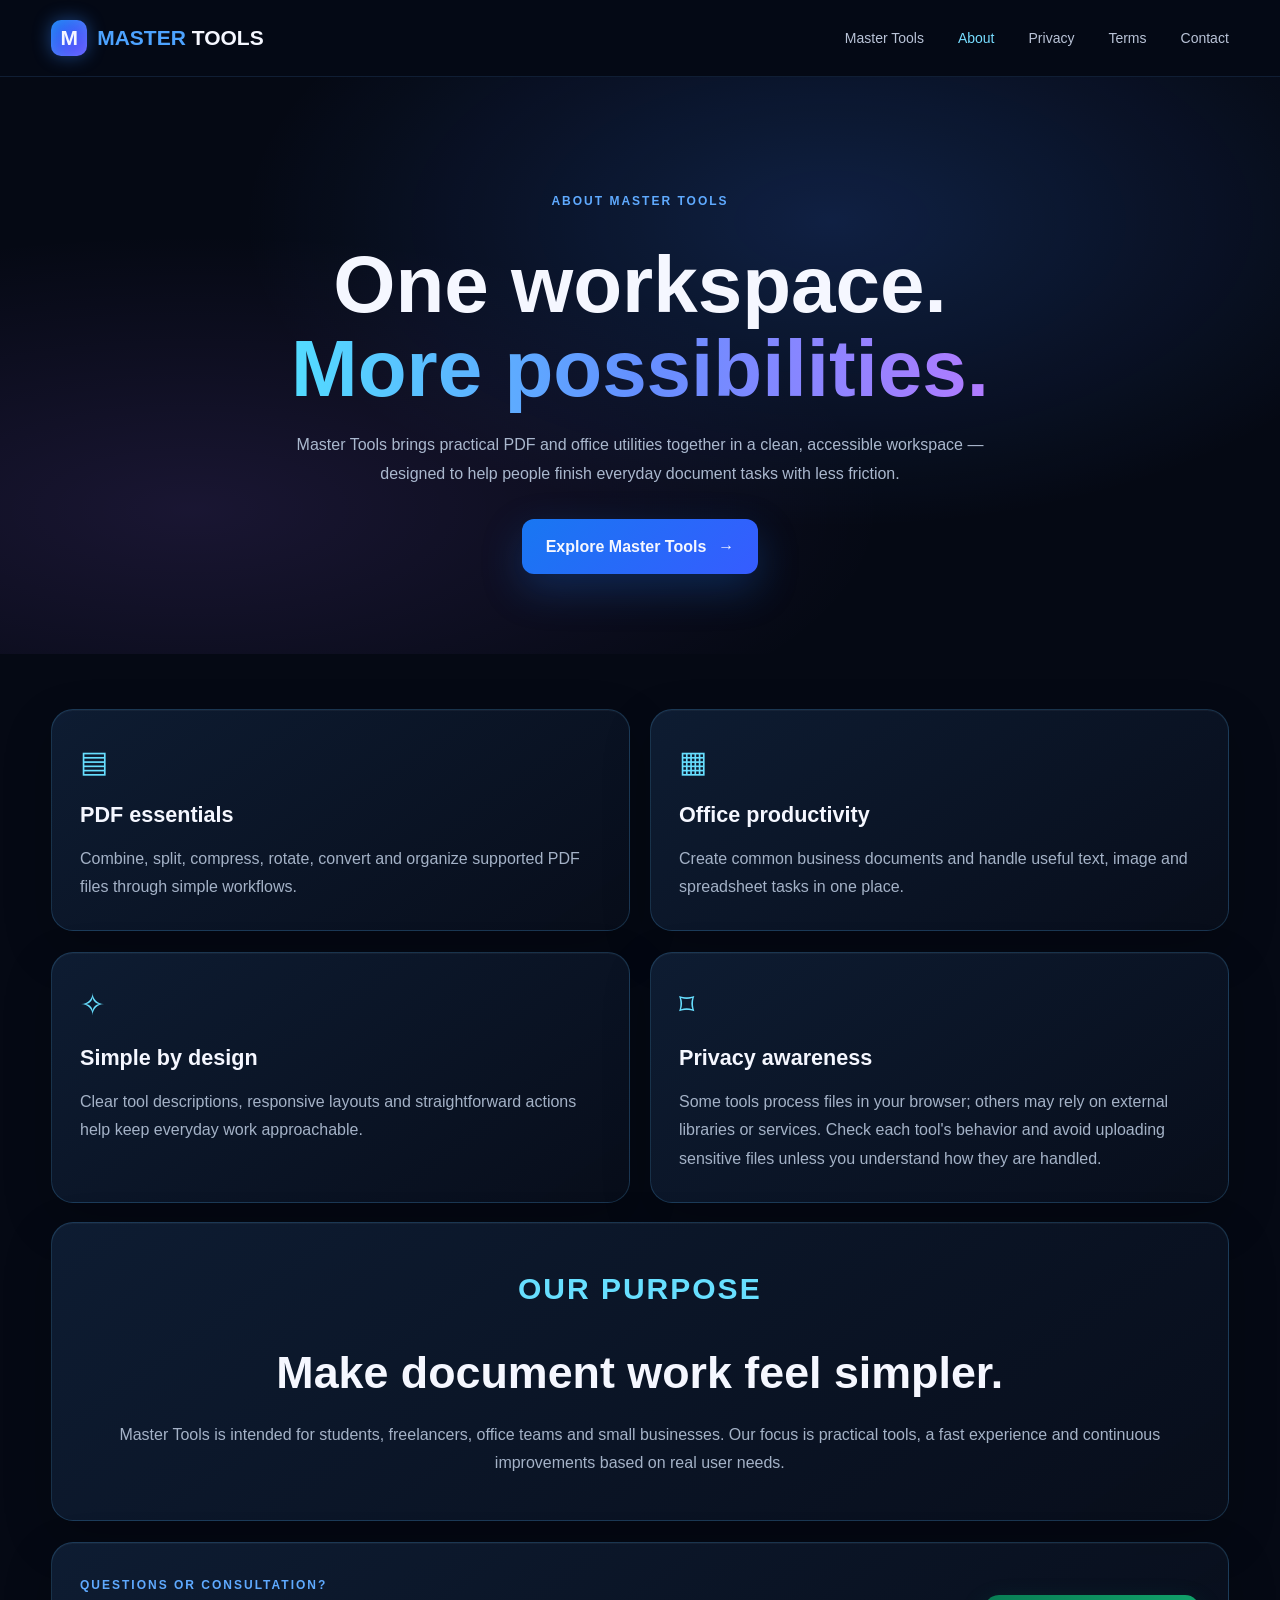
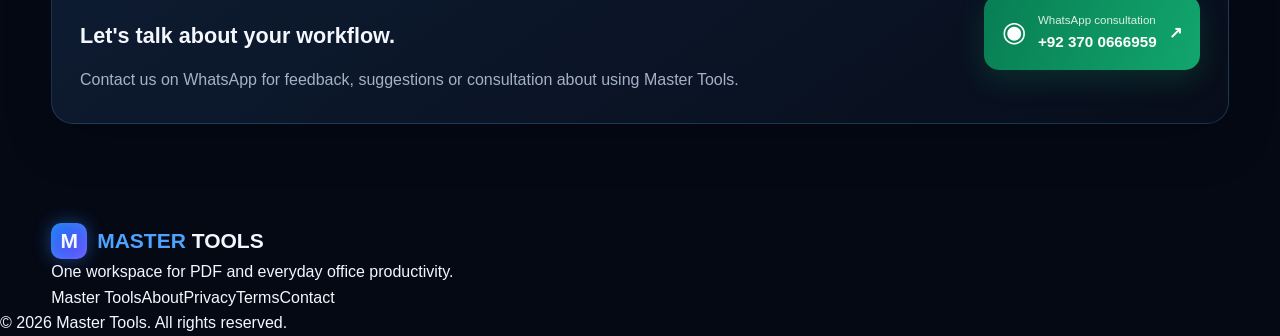
<file: about.html>
<!DOCTYPE html>
<html lang="en">
<head>
  <meta charset="UTF-8"><meta name="viewport" content="width=device-width, initial-scale=1.0">
  <meta name="description" content="Learn about Master Tools — a practical workspace for PDF and everyday office productivity.">
  <title>About | Master Tools</title><link rel="stylesheet" href="style.css">
</head>
<body class="inner-page">
<header class="header"><div class="container nav">
<a href="index.html" class="logo"><span class="logo-icon">M</span><span><span class="logo-highlight">MASTER</span> TOOLS</span></a>
<nav class="nav-links"><a href="index.html#tools">Master Tools</a><a href="about.html" aria-current="page">About</a><a href="privacy.html">Privacy</a><a href="terms.html">Terms</a><a href="contact.html">Contact</a></nav>
<a class="mobile-menu" href="index.html#tools" aria-label="Back to tools">☰</a>
</div></header>
<main class="about-page">
<section class="about-hero"><div class="container">
<span class="section-label">ABOUT MASTER TOOLS</span>
<h1>One workspace.<br><span>More possibilities.</span></h1>
<p>Master Tools brings practical PDF and office utilities together in a clean, accessible workspace — designed to help people finish everyday document tasks with less friction.</p>
<a class="hero-button" href="index.html#tools">Explore Master Tools <span>→</span></a>
</div></section>
<section class="about-detail"><div class="container">
<div class="about-detail-grid">
<article class="holo-panel"><span>▤</span><h2>PDF essentials</h2><p>Combine, split, compress, rotate, convert and organize supported PDF files through simple workflows.</p></article>
<article class="holo-panel"><span>▦</span><h2>Office productivity</h2><p>Create common business documents and handle useful text, image and spreadsheet tasks in one place.</p></article>
<article class="holo-panel"><span>✧</span><h2>Simple by design</h2><p>Clear tool descriptions, responsive layouts and straightforward actions help keep everyday work approachable.</p></article>
<article class="holo-panel"><span>⌑</span><h2>Privacy awareness</h2><p>Some tools process files in your browser; others may rely on external libraries or services. Check each tool's behavior and avoid uploading sensitive files unless you understand how they are handled.</p></article>
</div>
<div class="about-mission holo-panel"><span class="section-label">OUR PURPOSE</span><h2>Make document work feel simpler.</h2><p>Master Tools is intended for students, freelancers, office teams and small businesses. Our focus is practical tools, a fast experience and continuous improvements based on real user needs.</p></div>
<div class="about-contact holo-panel"><div><span class="section-label">QUESTIONS OR CONSULTATION?</span><h2>Let's talk about your workflow.</h2><p>Contact us on WhatsApp for feedback, suggestions or consultation about using Master Tools.</p></div>
<a class="about-whatsapp" href="https://wa.me/923700666959?text=Assalam-o-Alaikum%2C%20I%20want%20to%20consult%20about%20Master%20Tools." target="_blank" rel="noopener"><span>◉</span><span><small>WhatsApp consultation</small><strong>+92 370 0666959</strong></span><b>↗</b></a></div>
</div></section>
</main>
<footer class="footer"><div class="container footer-content"><div><div class="logo"><span class="logo-icon">M</span><span><span class="logo-highlight">MASTER</span> TOOLS</span></div><p>One workspace for PDF and everyday office productivity.</p></div><div class="footer-links"><a href="index.html#tools">Master Tools</a><a href="about.html">About</a><a href="privacy.html">Privacy</a><a href="terms.html">Terms</a><a href="contact.html">Contact</a></div></div><div class="copyright">© 2026 Master Tools. All rights reserved.</div></footer>
<script>
(function(){const els=document.querySelectorAll('.holo-panel');if(!('IntersectionObserver'in window)){els.forEach(e=>e.classList.add('visible'));return;}const ob=new IntersectionObserver(es=>es.forEach(x=>{if(x.isIntersecting){x.target.classList.add('visible');ob.unobserve(x.target)}}),{threshold:.12});els.forEach(e=>ob.observe(e));})();
</script>
</body></html>
</file>
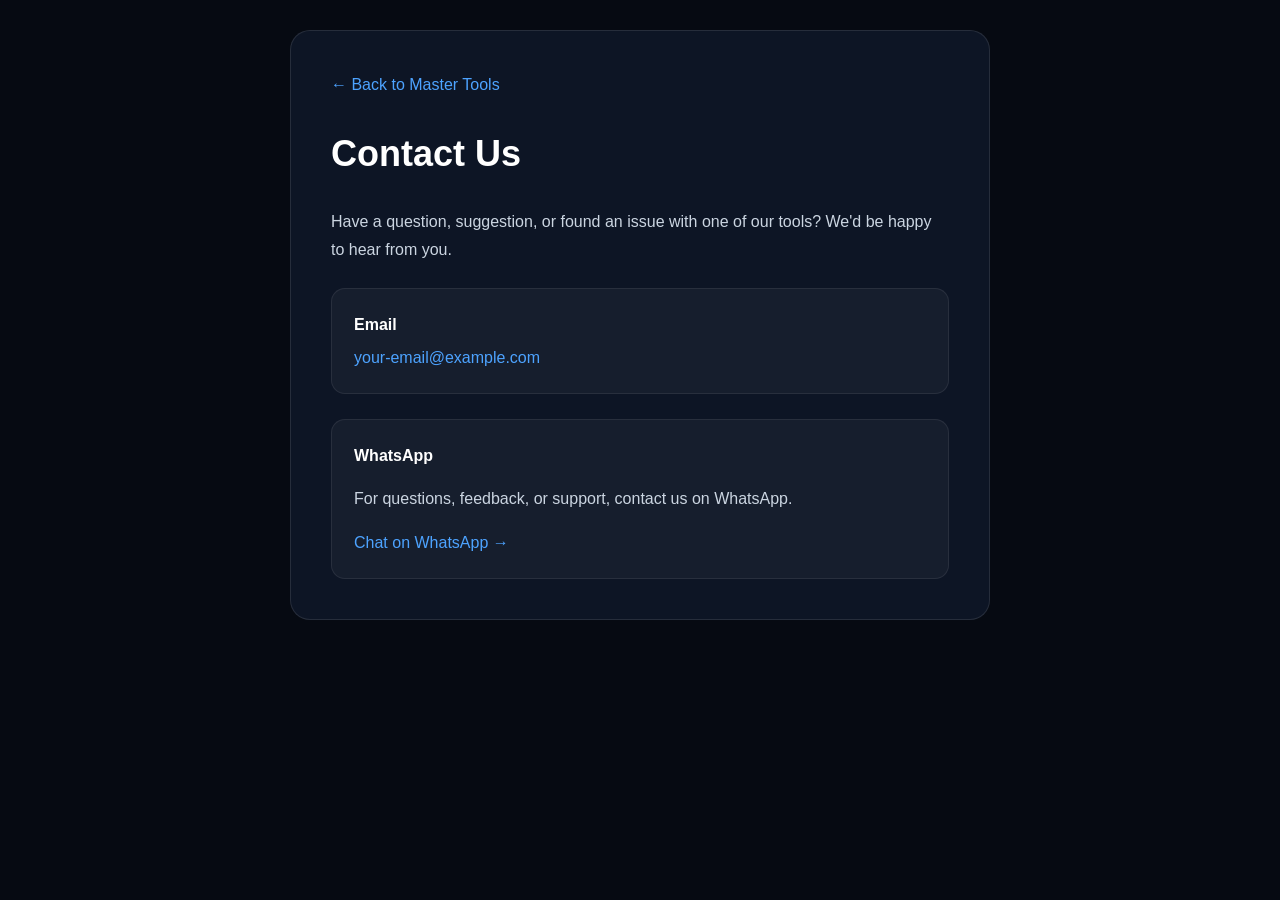
<file: contact.html>
<!DOCTYPE html>
<html lang="en">
<head>
    <meta charset="UTF-8">
    <meta name="viewport" content="width=device-width, initial-scale=1.0">

    <title>Contact Us — Master Tools</title>

    <style>
        * {
            box-sizing: border-box;
        }

        body {
            margin: 0;
            padding: 30px 20px;
            font-family: Arial, sans-serif;
            background: #060a12;
            color: #ffffff;
            line-height: 1.7;
        }

        .container {
            max-width: 700px;
            margin: auto;
            background: #0d1525;
            padding: 40px;
            border-radius: 20px;
            border: 1px solid rgba(255,255,255,0.1);
        }

        h1 {
            margin-top: 0;
            font-size: 36px;
        }

        p {
            color: #cbd5e1;
        }

        a {
            color: #4da3ff;
            text-decoration: none;
        }

        .back {
            display: inline-block;
            margin-bottom: 25px;
        }

        .contact-box {
            margin-top: 25px;
            padding: 22px;
            border-radius: 14px;
            background: rgba(255,255,255,0.04);
            border: 1px solid rgba(255,255,255,0.08);
        }

        .contact-box strong {
            display: block;
            margin-bottom: 6px;
            color: #ffffff;
        }
    </style>
</head>

<body>

<div class="container">

    <a class="back" href="index.html">← Back to Master Tools</a>

    <h1>Contact Us</h1>

    <p>
        Have a question, suggestion, or found an issue with one of our
        tools? We'd be happy to hear from you.
    </p>

    <div class="contact-box">
        <strong>Email</strong>
        <a href="mailto:your-email@example.com">
            your-email@example.com
        </a>
    </div>

    <div class="contact-box">
    <strong>WhatsApp</strong>
    <p>
        For questions, feedback, or support, contact us on WhatsApp.
    </p>

    <a href="https://wa.me/92370066959" target="_blank">
        Chat on WhatsApp →
    </a>
</div>


</div>

</body>
</html>
</file>
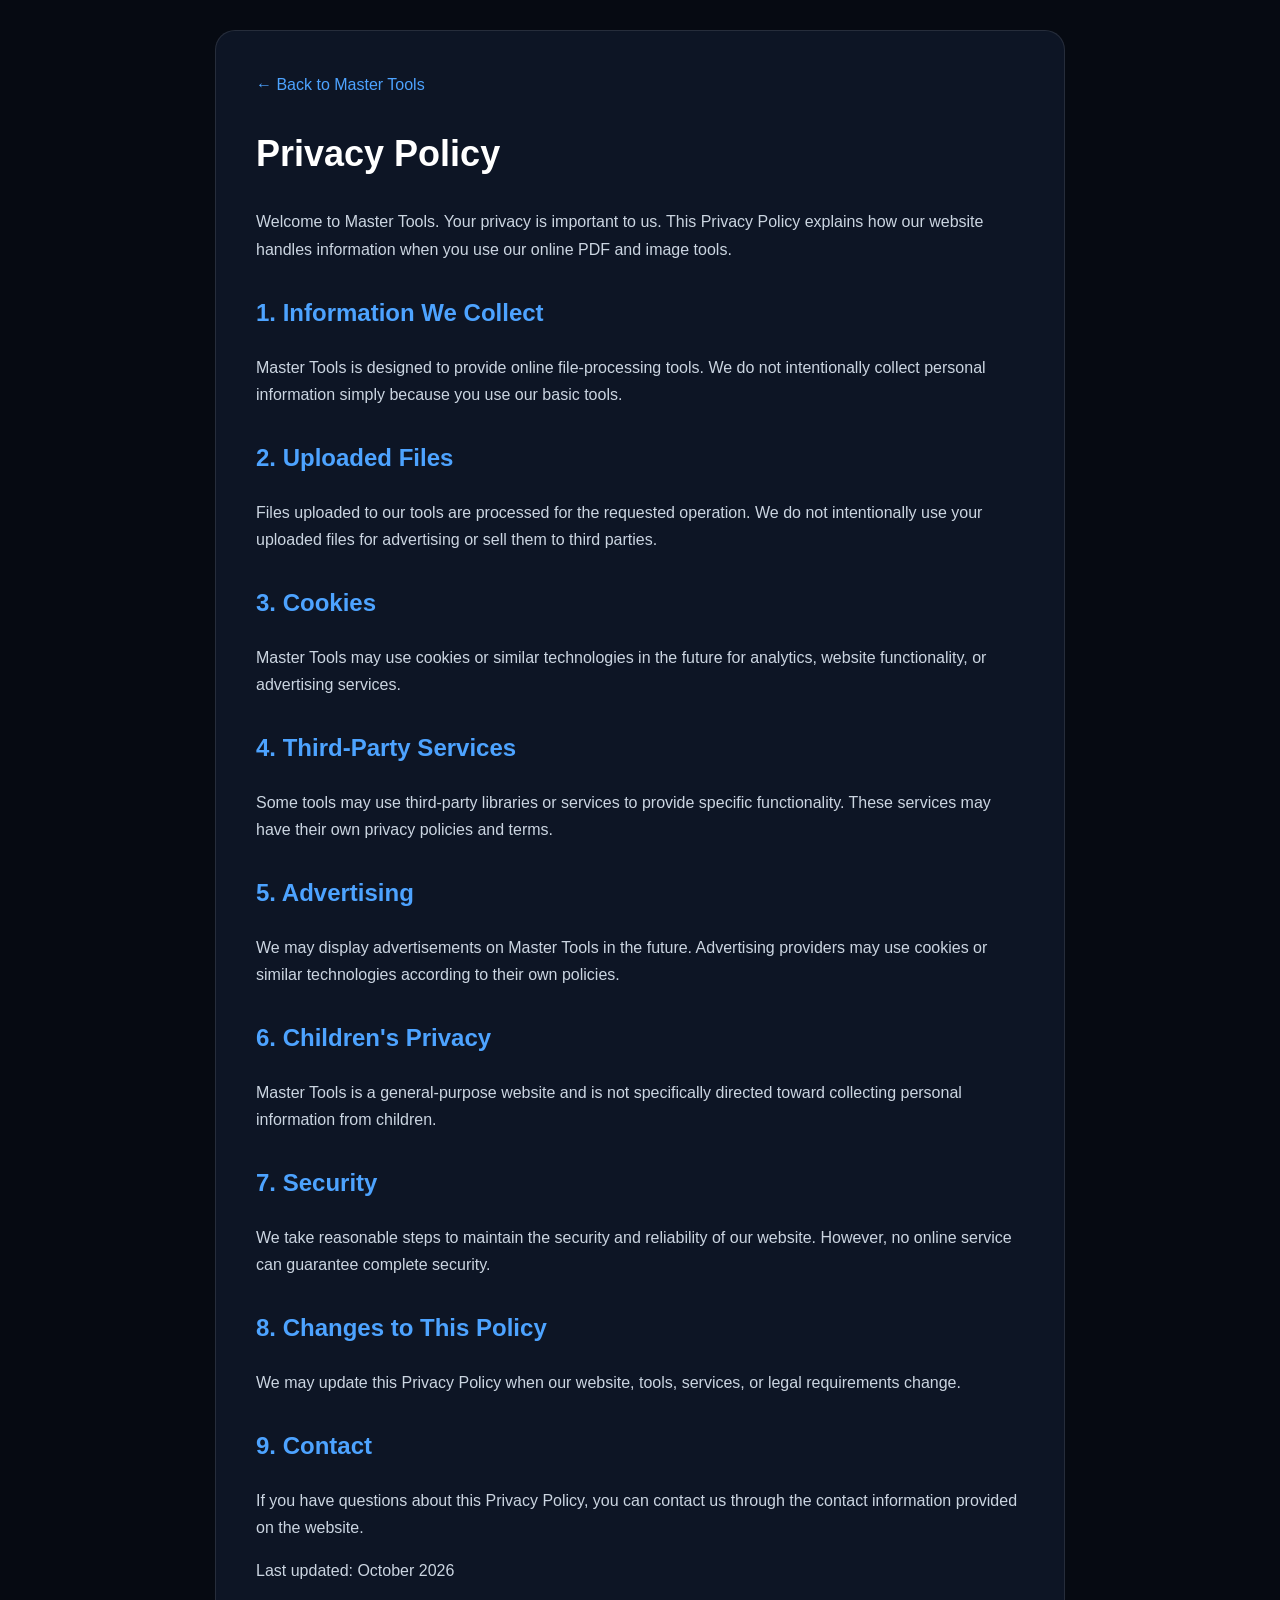
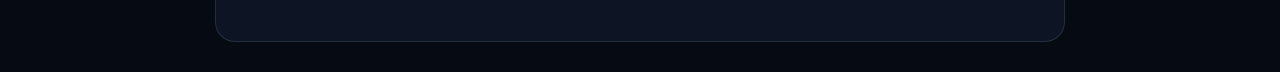
<file: privacy.html>
<!DOCTYPE html>
<html lang="en">
<head>
    <meta charset="UTF-8">
    <meta name="viewport" content="width=device-width, initial-scale=1.0">

    <title>Privacy Policy — Master Tools</title>

    <style>
        * {
            box-sizing: border-box;
        }

        body {
            margin: 0;
            padding: 30px 20px;
            font-family: Arial, sans-serif;
            background: #060a12;
            color: #ffffff;
            line-height: 1.7;
        }

        .container {
            max-width: 850px;
            margin: auto;
            background: #0d1525;
            padding: 40px;
            border-radius: 20px;
            border: 1px solid rgba(255,255,255,0.1);
        }

        h1 {
            margin-top: 0;
            font-size: 36px;
        }

        h2 {
            margin-top: 30px;
            color: #4da3ff;
        }

        p, li {
            color: #cbd5e1;
        }

        a {
            color: #4da3ff;
        }

        .back {
            display: inline-block;
            margin-bottom: 25px;
            text-decoration: none;
        }
    </style>
</head>

<body>

<div class="container">

    <a class="back" href="index.html">← Back to Master Tools</a>

    <h1>Privacy Policy</h1>

    <p>
        Welcome to Master Tools. Your privacy is important to us.
        This Privacy Policy explains how our website handles information
        when you use our online PDF and image tools.
    </p>

    <h2>1. Information We Collect</h2>

    <p>
        Master Tools is designed to provide online file-processing tools.
        We do not intentionally collect personal information simply
        because you use our basic tools.
    </p>

    <h2>2. Uploaded Files</h2>

    <p>
        Files uploaded to our tools are processed for the requested
        operation. We do not intentionally use your uploaded files
        for advertising or sell them to third parties.
    </p>

    <h2>3. Cookies</h2>

    <p>
        Master Tools may use cookies or similar technologies in the future
        for analytics, website functionality, or advertising services.
    </p>

    <h2>4. Third-Party Services</h2>

    <p>
        Some tools may use third-party libraries or services to provide
        specific functionality. These services may have their own
        privacy policies and terms.
    </p>

    <h2>5. Advertising</h2>

    <p>
        We may display advertisements on Master Tools in the future.
        Advertising providers may use cookies or similar technologies
        according to their own policies.
    </p>

    <h2>6. Children's Privacy</h2>

    <p>
        Master Tools is a general-purpose website and is not specifically
        directed toward collecting personal information from children.
    </p>

    <h2>7. Security</h2>

    <p>
        We take reasonable steps to maintain the security and reliability
        of our website. However, no online service can guarantee complete
        security.
    </p>

    <h2>8. Changes to This Policy</h2>

    <p>
        We may update this Privacy Policy when our website, tools,
        services, or legal requirements change.
    </p>

    <h2>9. Contact</h2>

    <p>
        If you have questions about this Privacy Policy, you can contact
        us through the contact information provided on the website.
    </p>

    <p>
        Last updated: October 2026
    </p>

</div>

</body>
</html>
</file>
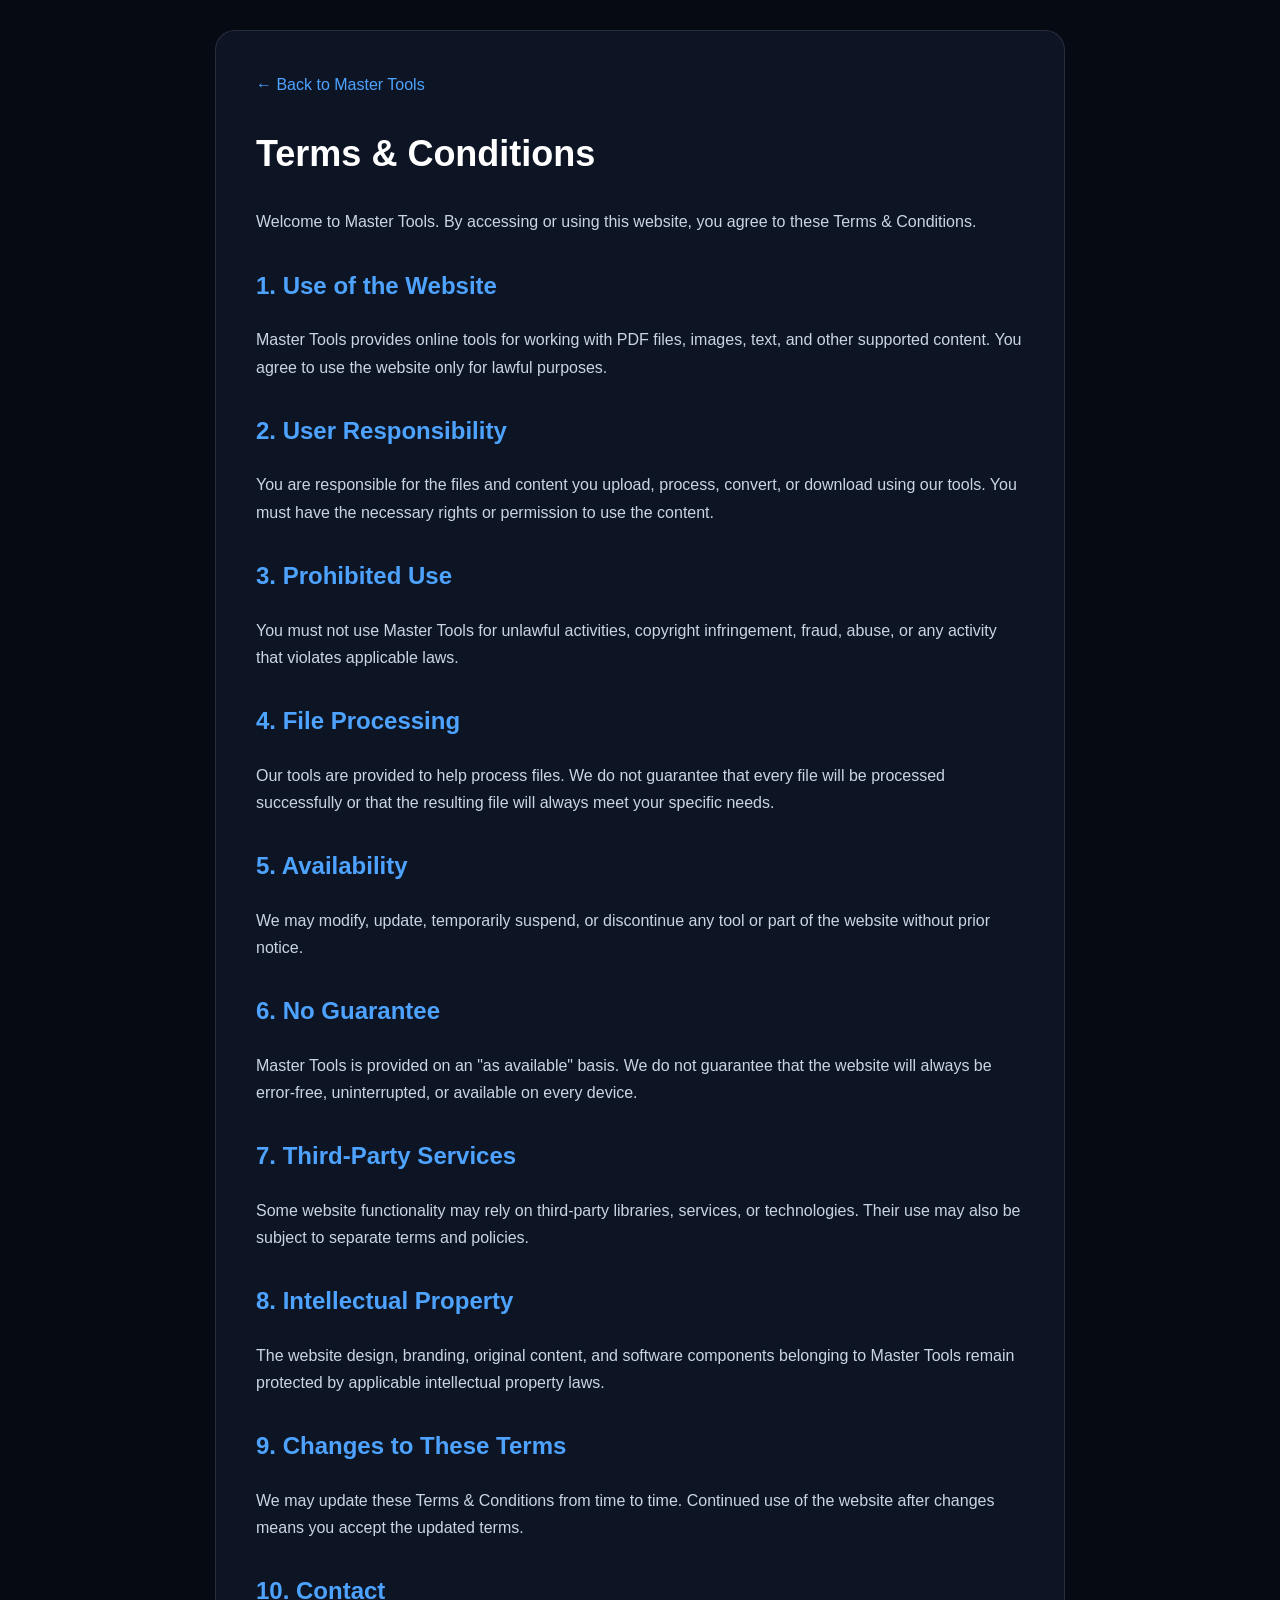
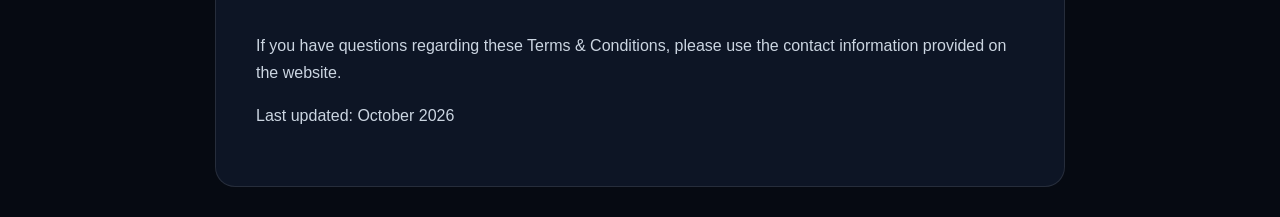
<file: terms.html>
<!DOCTYPE html>
<html lang="en">
<head>
    <meta charset="UTF-8">
    <meta name="viewport" content="width=device-width, initial-scale=1.0">

    <title>Terms & Conditions — Master Tools</title>

    <style>
        * {
            box-sizing: border-box;
        }

        body {
            margin: 0;
            padding: 30px 20px;
            font-family: Arial, sans-serif;
            background: #060a12;
            color: #ffffff;
            line-height: 1.7;
        }

        .container {
            max-width: 850px;
            margin: auto;
            background: #0d1525;
            padding: 40px;
            border-radius: 20px;
            border: 1px solid rgba(255,255,255,0.1);
        }

        h1 {
            margin-top: 0;
            font-size: 36px;
        }

        h2 {
            margin-top: 30px;
            color: #4da3ff;
        }

        p, li {
            color: #cbd5e1;
        }

        a {
            color: #4da3ff;
        }

        .back {
            display: inline-block;
            margin-bottom: 25px;
            text-decoration: none;
        }
    </style>
</head>

<body>

<div class="container">

    <a class="back" href="index.html">← Back to Master Tools</a>

    <h1>Terms & Conditions</h1>

    <p>
        Welcome to Master Tools. By accessing or using this website,
        you agree to these Terms & Conditions.
    </p>

    <h2>1. Use of the Website</h2>

    <p>
        Master Tools provides online tools for working with PDF files,
        images, text, and other supported content. You agree to use
        the website only for lawful purposes.
    </p>

    <h2>2. User Responsibility</h2>

    <p>
        You are responsible for the files and content you upload,
        process, convert, or download using our tools. You must have
        the necessary rights or permission to use the content.
    </p>

    <h2>3. Prohibited Use</h2>

    <p>
        You must not use Master Tools for unlawful activities, copyright
        infringement, fraud, abuse, or any activity that violates
        applicable laws.
    </p>

    <h2>4. File Processing</h2>

    <p>
        Our tools are provided to help process files. We do not
        guarantee that every file will be processed successfully or
        that the resulting file will always meet your specific needs.
    </p>

    <h2>5. Availability</h2>

    <p>
        We may modify, update, temporarily suspend, or discontinue
        any tool or part of the website without prior notice.
    </p>

    <h2>6. No Guarantee</h2>

    <p>
        Master Tools is provided on an "as available" basis. We do not
        guarantee that the website will always be error-free,
        uninterrupted, or available on every device.
    </p>

    <h2>7. Third-Party Services</h2>

    <p>
        Some website functionality may rely on third-party libraries,
        services, or technologies. Their use may also be subject to
        separate terms and policies.
    </p>

    <h2>8. Intellectual Property</h2>

    <p>
        The website design, branding, original content, and software
        components belonging to Master Tools remain protected by
        applicable intellectual property laws.
    </p>

    <h2>9. Changes to These Terms</h2>

    <p>
        We may update these Terms & Conditions from time to time.
        Continued use of the website after changes means you accept
        the updated terms.
    </p>

    <h2>10. Contact</h2>

    <p>
        If you have questions regarding these Terms & Conditions,
        please use the contact information provided on the website.
    </p>

    <p>
        Last updated: October 2026
    </p>

</div>

</body>
</html>
</file>
<file: style.css>
* {
    margin: 0;
    padding: 0;
    box-sizing: border-box;
}

:root {
    --bg: #060a12;
    --bg-soft: #0b1120;
    --card: #0d1525;
    --border: rgba(255, 255, 255, 0.08);
    --text: #f5f7ff;
    --muted: #8e9ab2;
    --blue: #1877f2;
    --blue-light: #4da3ff;
}

html {
    scroll-behavior: smooth;
}

body {
    font-family: Arial, Helvetica, sans-serif;
    background: var(--bg);
    color: var(--text);
    line-height: 1.6;
}

a {
    color: inherit;
    text-decoration: none;
}

button {
    font-family: inherit;
}

.container {
    width: min(1180px, 92%);
    margin: 0 auto;
}

/* HEADER */

.header {
    position: sticky;
    top: 0;
    z-index: 100;
    background: rgba(6, 10, 18, 0.88);
    backdrop-filter: blur(18px);
    border-bottom: 1px solid var(--border);
}

.nav {
    min-height: 76px;
    display: flex;
    align-items: center;
    justify-content: space-between;
}

.logo {
    display: flex;
    align-items: center;
    gap: 10px;
    font-size: 21px;
    font-weight: 800;
}

.logo-icon {
    width: 36px;
    height: 36px;
    display: grid;
    place-items: center;
    border-radius: 10px;
    background: linear-gradient(135deg, #1877f2, #6b4dff);
    box-shadow: 0 8px 30px rgba(24, 119, 242, 0.28);
}

.logo-highlight {
    color: var(--blue-light);
}

.nav-links {
    display: flex;
    gap: 34px;
}

.nav-links a {
    color: #b9c3d7;
    font-size: 14px;
    transition: 0.25s;
}

.nav-links a:hover {
    color: white;
}

.mobile-menu {
    display: none;
    border: 0;
    background: transparent;
    color: white;
    font-size: 25px;
}

/* HERO */

.hero {
    position: relative;
    overflow: hidden;
    min-height: 590px;
    display: flex;
    align-items: center;
    text-align: center;
    background:
        radial-gradient(circle at 50% 20%, rgba(24, 119, 242, 0.20), transparent 34%),
        radial-gradient(circle at 80% 70%, rgba(105, 73, 255, 0.12), transparent 30%);
}

.hero-content {
    padding: 100px 0;
}

.badge {
    display: inline-block;
    padding: 8px 16px;
    margin-bottom: 24px;
    border: 1px solid rgba(77, 163, 255, 0.25);
    border-radius: 100px;
    background: rgba(24, 119, 242, 0.08);
    color: #78baff;
    font-size: 13px;
}

.hero h1 {
    font-size: clamp(44px, 7vw, 78px);
    line-height: 1.02;
    letter-spacing: -3px;
    margin-bottom: 25px;
}

.hero h1 span {
    background: linear-gradient(90deg, #1877f2, #8a6cff);
    -webkit-background-clip: text;
    background-clip: text;
    color: transparent;
}

.hero p {
    max-width: 650px;
    margin: 0 auto 34px;
    color: var(--muted);
    font-size: 17px;
}

.hero-button {
    display: inline-flex;
    align-items: center;
    gap: 12px;
    padding: 15px 24px;
    border-radius: 12px;
    background: linear-gradient(135deg, #1877f2, #365cff);
    font-weight: 700;
    box-shadow: 0 15px 40px rgba(24, 119, 242, 0.25);
    transition: 0.25s;
}

.hero-button:hover {
    transform: translateY(-3px);
}

/* SECTION */

.tools-section {
    padding: 100px 0;
}

.section-heading {
    text-align: center;
    margin-bottom: 55px;
}

.section-label {
    display: inline-block;
    margin-bottom: 12px;
    color: #5faaff;
    font-size: 12px;
    font-weight: 800;
    letter-spacing: 2px;
}

.section-heading h2,
.about h2 {
    font-size: clamp(32px, 5vw, 48px);
    margin-bottom: 12px;
}

.section-heading p,
.about p {
    color: var(--muted);
}

/* TOOLS GRID */

.tools-grid {
    display: grid;
    grid-template-columns: repeat(3, 1fr);
    gap: 18px;
}

.tool-card {
    position: relative;
    padding: 28px;
    min-height: 245px;
    border: 1px solid var(--border);
    border-radius: 18px;
    background: linear-gradient(
        145deg,
        rgba(255,255,255,0.035),
        rgba(255,255,255,0.012)
    );
    transition: 0.3s ease;
}

.tool-card:hover {
    transform: translateY(-6px);
    border-color: rgba(77, 163, 255, 0.30);
    box-shadow: 0 18px 50px rgba(0,0,0,0.25);
}

.tool-icon {
    width: 48px;
    height: 48px;
    display: grid;
    place-items: center;
    margin-bottom: 20px;
    border-radius: 13px;
    background: rgba(255,255,255,0.07);
    font-size: 22px;
    font-weight: bold;
}

.tool-icon.blue { color: #4da3ff; }
.tool-icon.purple { color: #9c7cff; }
.tool-icon.cyan { color: #52d7ff; }
.tool-icon.green { color: #53df9c; }
.tool-icon.orange { color: #ffae57; }
.tool-icon.pink { color: #ff75bd; }
.tool-icon.red { color: #ff6d7a; }
.tool-icon.yellow { color: #ffe066; }
.tool-icon.violet { color: #b98cff; }
.tool-icon.teal { color: #52e0d0; }

.tool-card h3 {
    font-size: 20px;
    margin-bottom: 8px;
}

.tool-card p {
    color: var(--muted);
    font-size: 14px;
    margin-bottom: 22px;
}

.tool-button {
    border: 0;
    background: transparent;
    color: #6db3ff;
    font-weight: 700;
    cursor: pointer;
    padding: 0;
}

.tool-button:hover {
    color: white;
}

/* FEATURES */

.features {
    padding: 25px 0 100px;
}

.features-grid {
    display: grid;
    grid-template-columns: repeat(3, minmax(0, 1fr));
    gap: 28px;
}
.upload-area {
    display: flex;
    flex-direction: column;
    align-items: center;
    justify-content: center;
    min-height: 180px;
    margin: 25px 0;
    padding: 30px;
    border: 2px dashed rgba(77, 163, 255, 0.35);
    border-radius: 16px;
    background: rgba(24, 119, 242, 0.04);
    cursor: pointer;
    text-align: center;
}

.upload-area:hover {
    border-color: #4da3ff;
    background: rgba(24, 119, 242, 0.08);
}

.upload-icon {
    font-size: 35px;
    color: #4da3ff;
    margin-bottom: 10px;
}

.upload-area strong {
    font-size: 18px;
}

.upload-area small {
    color: #8e9ab2;
    margin-top: 5px;
}

#imagePreview {
    display: flex;
    flex-wrap: wrap;
    justify-content: center;
    margin: 15px 0;
}

.process-button {
    width: 100%;
    padding: 14px 20px;
    border: 0;
    border-radius: 12px;
    background: linear-gradient(135deg, #1877f2, #365cff);
    color: white;
    font-size: 15px;
    font-weight: 700;
    cursor: pointer;
}

.process-button:hover {
    transform: translateY(-2px);
}

.process-button:disabled {
    opacity: 0.6;
    cursor: wait;
}
/* ===============================
   TOOL MODAL
================================ */

.modal {
    position: fixed;
    inset: 0;
    z-index: 1000;

    display: none;
    align-items: center;
    justify-content: center;

    padding: 20px;
}

.modal.active {
    display: flex;
}

.modal-overlay {
    position: absolute;
    inset: 0;

    background: rgba(0, 0, 0, 0.75);
    backdrop-filter: blur(8px);
}

.modal-box {
    position: relative;
    z-index: 1001;

    width: min(650px, 100%);
    max-height: 90vh;

    overflow-y: auto;

    padding: 35px;

    border: 1px solid var(--border);
    border-radius: 20px;

    background: #0d1525;

    box-shadow:
        0 25px 80px rgba(0, 0, 0, 0.55);
}

.modal-box h2 {
    margin-bottom: 12px;
    font-size: 30px;
}

.modal-box p {
    color: var(--muted);
    margin-bottom: 15px;
}

.close-modal {
    position: absolute;

    top: 15px;
    right: 18px;

    width: 38px;
    height: 38px;

    border: 0;
    border-radius: 50%;

    background: rgba(255, 255, 255, 0.08);

    color: white;
    font-size: 25px;

    cursor: pointer;

    z-index: 1002;
}

.close-modal:hover {
    background: rgba(255, 255, 255, 0.16);
}


/* =========================================
   PDFTOOLS CINEMATIC INTRO
   Lightweight CSS animation - no video/API
========================================= */
.intro-screen {
    position: fixed;
    inset: 0;
    z-index: 99999;
    display: grid;
    place-items: center;
    overflow: hidden;
    isolation: isolate;
    background:
        radial-gradient(ellipse at 50% 48%, rgba(27, 94, 190, .22), transparent 36%),
        radial-gradient(ellipse at 80% 20%, rgba(111, 61, 220, .15), transparent 34%),
        #050914;
    opacity: 1;
    visibility: visible;
    transition: opacity .85s cubic-bezier(.2,.7,.2,1), visibility .85s;
}
.intro-screen.is-leaving { opacity: 0; visibility: hidden; pointer-events: none; }
.intro-screen::before, .intro-screen::after {
    content: "";
    position: absolute;
    width: min(72vw, 720px);
    aspect-ratio: 1;
    border: 1px solid rgba(94, 157, 255, .09);
    border-radius: 50%;
    box-shadow: 0 0 90px rgba(31, 113, 255, .08), inset 0 0 90px rgba(31, 113, 255, .05);
    animation: intro-ring 8s linear infinite;
}
.intro-screen::after { width: min(92vw, 920px); animation-direction: reverse; opacity: .55; }
.intro-ambient { position: absolute; width: 38vw; height: 38vw; border-radius: 50%; filter: blur(90px); opacity: .22; pointer-events: none; }
.intro-ambient-one { background: #126bff; left: 8%; top: 20%; animation: ambient-drift 7s ease-in-out infinite alternate; }
.intro-ambient-two { background: #793cff; right: 8%; bottom: 8%; animation: ambient-drift 9s ease-in-out infinite alternate-reverse; }
.intro-particles { position: absolute; inset: 0; pointer-events: none; }
.intro-particles i { position: absolute; width: 3px; height: 3px; border-radius: 50%; background: #8bc5ff; box-shadow: 0 0 12px 3px rgba(64,145,255,.65); animation: particle-float 5s ease-in-out infinite; }
.intro-particles i:nth-child(1) { left: 16%; top: 28%; animation-delay: -.8s; }
.intro-particles i:nth-child(2) { left: 25%; top: 72%; animation-delay: -2s; }
.intro-particles i:nth-child(3) { left: 78%; top: 25%; animation-delay: -1.4s; }
.intro-particles i:nth-child(4) { left: 84%; top: 68%; animation-delay: -3s; }
.intro-particles i:nth-child(5) { left: 50%; top: 14%; animation-delay: -2.4s; }
.intro-particles i:nth-child(6) { left: 10%; top: 55%; animation-delay: -1s; }
.intro-particles i:nth-child(7) { left: 91%; top: 46%; animation-delay: -3.6s; }
.intro-particles i:nth-child(8) { left: 62%; top: 82%; animation-delay: -2.8s; }
.intro-stage { position: relative; z-index: 2; display: flex; flex-direction: column; align-items: center; text-align: center; transform: translateY(8px); animation: intro-stage-in 1s cubic-bezier(.16,1,.3,1) both; }
.intro-document { position: relative; width: 116px; height: 140px; margin-bottom: 26px; perspective: 700px; animation: document-hover 3s ease-in-out infinite; }
.intro-page { position: absolute; inset: 0; width: 94px; height: 122px; margin: auto; border-radius: 9px; background: linear-gradient(145deg, rgba(255,255,255,.98), rgba(214,231,255,.88)); box-shadow: 0 18px 55px rgba(0,0,0,.3), 0 0 34px rgba(52,137,255,.2); }
.intro-page-back { transform: translate(-13px, 7px) rotate(-12deg); opacity: .48; animation: page-back 1.2s .2s both; }
.intro-page-mid { transform: translate(8px, 3px) rotate(9deg); opacity: .72; animation: page-mid 1.2s .35s both; }
.intro-page-front { overflow: hidden; transform: rotateY(-18deg) rotateX(5deg); animation: page-front 1.1s .45s cubic-bezier(.16,1,.3,1) both; }
.intro-pdf-mark { position: absolute; left: 13px; top: 22px; color: #176be0; font-size: 21px; font-weight: 900; letter-spacing: -1px; }
.intro-page-line { position: absolute; left: 14px; height: 4px; border-radius: 4px; background: #b6c9e5; }
.line-one { top: 59px; width: 61px; }.line-two { top: 70px; width: 52px; }.line-three { top: 81px; width: 58px; }
.intro-page-fold { position: absolute; top: 0; right: 0; width: 25px; height: 25px; background: linear-gradient(135deg,#d4e5ff 50%,#8db8f2 51%); clip-path: polygon(0 0,100% 100%,0 100%); }
.intro-orbit { position: absolute; inset: -19px -27px; border: 1px solid rgba(91,166,255,.5); border-left-color: transparent; border-right-color: transparent; border-radius: 50%; transform: rotate(-25deg); animation: orbit-spin 4s linear infinite; }
.orbit-two { inset: -29px -14px; border-color: rgba(158,111,255,.36); border-top-color: transparent; transform: rotate(55deg); animation-direction: reverse; }
.intro-brand { display: flex; align-items: center; gap: 13px; opacity: 0; animation: brand-reveal .8s 1.25s cubic-bezier(.16,1,.3,1) forwards; }
.intro-brand-icon { position: relative; width: 48px; height: 48px; display: grid; place-items: center; border-radius: 14px; background: linear-gradient(135deg,#1678ff,#7046ef); box-shadow: 0 8px 38px rgba(36,112,255,.45), inset 0 1px rgba(255,255,255,.4); }
.brand-sheet { position: absolute; width: 20px; height: 27px; border: 2px solid white; border-radius: 3px; transform: translate(2px,-1px); }
.brand-fold { position: absolute; top: 10px; right: 12px; width: 8px; height: 8px; border-top: 2px solid white; border-right: 2px solid white; }
.brand-letter { position: relative; color: white; font-size: 19px; font-weight: 900; text-shadow: 0 2px 8px rgba(0,0,0,.25); }
.intro-brand-name { color: #fff; font-size: clamp(34px,6vw,48px); line-height: 1; font-weight: 850; letter-spacing: -2px; text-shadow: 0 0 35px rgba(65,146,255,.25); }
.intro-brand-name span { color: #69aaff; }
.intro-tagline { margin-top: 15px; color: #91a6c8; font-size: 10px; letter-spacing: 3px; font-weight: 700; opacity: 0; animation: brand-reveal .7s 1.65s forwards; }
.intro-progress { width: 142px; height: 2px; margin-top: 27px; overflow: hidden; border-radius: 10px; background: rgba(255,255,255,.12); opacity: 0; animation: brand-reveal .4s 1.7s forwards; }
.intro-progress span { display: block; width: 100%; height: 100%; transform: translateX(-100%); background: linear-gradient(90deg,#258bff,#a17aff); box-shadow: 0 0 12px #328cff; animation: intro-progress 2.5s 1.8s cubic-bezier(.6,0,.4,1) forwards; }
.intro-skip { position: absolute; z-index: 3; right: max(22px, env(safe-area-inset-right)); bottom: max(22px, env(safe-area-inset-bottom)); padding: 10px 15px; border: 1px solid rgba(255,255,255,.16); border-radius: 30px; background: rgba(255,255,255,.06); color: #dce8ff; font-size: 12px; cursor: pointer; backdrop-filter: blur(12px); transition: .25s; }
.intro-skip:hover { background: rgba(255,255,255,.13); border-color: rgba(105,170,255,.55); }
.intro-skip span { margin-left: 7px; color: #79b7ff; }
body.intro-active { overflow: hidden; }
body.intro-active > *:not(#introScreen) { animation: page-reveal .8s 4.7s both; }
@keyframes intro-ring { to { transform: rotate(360deg); } }
@keyframes ambient-drift { to { transform: translate(35px,-25px) scale(1.15); } }
@keyframes particle-float { 0%,100% { opacity: .2; transform: translateY(0) scale(.7); } 50% { opacity: 1; transform: translateY(-24px) scale(1.35); } }
@keyframes intro-stage-in { from { opacity: 0; transform: translateY(25px) scale(.92); } to { opacity: 1; transform: translateY(8px) scale(1); } }
@keyframes document-hover { 0%,100% { transform: translateY(0) rotate(-1deg); } 50% { transform: translateY(-9px) rotate(1deg); } }
@keyframes page-back { from { opacity: 0; transform: translate(-35px,15px) rotate(-25deg); } to { opacity: .48; transform: translate(-13px,7px) rotate(-12deg); } }
@keyframes page-mid { from { opacity: 0; transform: translate(30px,12px) rotate(25deg); } to { opacity: .72; transform: translate(8px,3px) rotate(9deg); } }
@keyframes page-front { from { opacity: 0; transform: rotateY(-75deg) translateZ(-30px) scale(.8); } to { opacity: 1; transform: rotateY(-18deg) rotateX(5deg); } }
@keyframes orbit-spin { to { rotate: 360deg; } }
@keyframes brand-reveal { from { opacity: 0; transform: translateY(14px); filter: blur(8px); } to { opacity: 1; transform: translateY(0); filter: blur(0); } }
@keyframes intro-progress { to { transform: translateX(0); } }
@keyframes page-reveal { from { opacity: 0; } to { opacity: 1; } }
@media (max-width: 600px) {
    .intro-document { transform: scale(.88); margin-bottom: 20px; }
    .intro-brand-icon { width: 42px; height: 42px; }
    .intro-tagline { font-size: 8px; letter-spacing: 2px; }
    .intro-skip { right: 16px; bottom: 16px; }
}
@media (prefers-reduced-motion: reduce) {
    .intro-screen *, .intro-screen::before, .intro-screen::after { animation-duration: .01ms !important; animation-iteration-count: 1 !important; transition-duration: .01ms !important; }
}


/* OFFICE SUITE + DISTINCT CARD MOTION */
.office-suite{padding:82px 0;background:radial-gradient(circle at 15% 15%,rgba(24,119,242,.08),transparent 34%),radial-gradient(circle at 90% 80%,rgba(129,75,255,.08),transparent 30%)}
.office-card{position:relative;isolation:isolate;overflow:hidden;transition:transform .32s cubic-bezier(.2,.8,.2,1),border-color .32s,box-shadow .32s;cursor:pointer;border:1px solid rgba(255,255,255,.09)}
.office-card:before{content:"";position:absolute;inset:-1px;z-index:-1;opacity:0;background:radial-gradient(circle at var(--mx,50%) var(--my,50%),rgba(80,145,255,.22),transparent 55%);transition:opacity .3s}
.office-card:hover{transform:translateY(-9px) scale(1.018);border-color:rgba(93,157,255,.58);box-shadow:0 18px 48px rgba(24,119,242,.16),0 0 0 1px rgba(123,91,255,.12)}
.office-card:hover:before{opacity:1}
.office-card:nth-child(3n+1):hover .tool-icon{transform:rotate(-9deg) scale(1.12)}
.office-card:nth-child(3n+2):hover .tool-icon{transform:translateY(-6px) rotate(7deg)}
.office-card:nth-child(3n):hover .tool-icon{transform:scale(1.16);filter:drop-shadow(0 0 12px rgba(93,157,255,.65))}
.office-card .tool-icon{transition:transform .35s cubic-bezier(.2,.8,.2,1),filter .35s}
.card-tag{position:absolute;right:17px;top:17px;font-size:10px;letter-spacing:1px;color:#8ec4ff;background:rgba(24,119,242,.14);border:1px solid rgba(24,119,242,.3);padding:4px 8px;border-radius:20px}
.tool-icon.cyan{background:linear-gradient(135deg,#0a9da8,#2477e8)}.tool-icon.pink{background:linear-gradient(135deg,#b14ca9,#6b4dff)}
.ai-fab{position:fixed;right:24px;bottom:24px;z-index:500;width:62px;height:62px;border:0;border-radius:50%;color:#fff;font-size:27px;cursor:pointer;background:linear-gradient(135deg,#1877f2,#8257ff);box-shadow:0 12px 35px rgba(53,104,255,.42);animation:aiPulse 2.8s infinite;transition:transform .25s}
.ai-fab:hover{transform:translateY(-5px) rotate(12deg) scale(1.06)}
@keyframes aiPulse{0%,100%{box-shadow:0 12px 35px rgba(53,104,255,.35)}50%{box-shadow:0 12px 42px rgba(126,82,255,.65),0 0 0 9px rgba(70,120,255,.08)}}
.ai-panel{position:fixed;right:24px;bottom:98px;width:min(390px,calc(100vw - 28px));height:min(570px,calc(100vh - 130px));z-index:501;display:none;flex-direction:column;overflow:hidden;background:#0c1424;border:1px solid rgba(115,155,255,.28);border-radius:20px;box-shadow:0 24px 80px rgba(0,0,0,.55)}
.ai-panel.open{display:flex;animation:panelIn .25s ease-out}
@keyframes panelIn{from{opacity:0;transform:translateY(12px) scale(.98)}to{opacity:1;transform:none}}
.ai-head{display:flex;justify-content:space-between;align-items:center;padding:16px 18px;background:linear-gradient(110deg,rgba(24,119,242,.2),rgba(125,82,255,.17));border-bottom:1px solid var(--border)}
.ai-head strong,.ai-head small{display:block}.ai-head small{color:#91a4c5;font-size:11px;margin-top:3px}.ai-head button{background:none;border:0;color:white;font-size:25px;cursor:pointer}
.ai-messages{padding:16px;overflow:auto;flex:1;display:flex;flex-direction:column;gap:12px}.ai-bubble{max-width:90%;padding:11px 13px;border-radius:13px;font-size:13px;line-height:1.5;white-space:pre-wrap}.ai-bubble.bot{background:#17243a;color:#e8efff;align-self:flex-start}.ai-bubble.user{background:linear-gradient(135deg,#176ee0,#684fe0);color:white;align-self:flex-end}
.ai-suggestions{display:flex;gap:6px;overflow:auto;padding:8px 12px}.ai-suggestions button{white-space:nowrap;background:#15243a;border:1px solid var(--border);color:#b9d2ff;border-radius:20px;padding:7px 9px;font-size:10px;cursor:pointer}
.ai-input-row{display:flex;gap:8px;padding:12px;border-top:1px solid var(--border)}.ai-input-row input{min-width:0;flex:1;background:#111e32;border:1px solid #263b5c;border-radius:12px;padding:12px;color:white;outline:none}.ai-input-row button{width:44px;border:0;border-radius:12px;background:#2478ed;color:white;font-size:18px;cursor:pointer}.ai-disclaimer{padding:0 13px 10px;color:#7586a2;font-size:9px}
.office-tool-form{display:grid;gap:12px}.office-tool-form input,.office-tool-form textarea,.office-tool-form select{width:100%;padding:12px;background:#101b2d;border:1px solid #2b3c58;border-radius:9px;color:#fff;font:inherit}.office-tool-form label{display:grid;gap:5px;color:#b8c6dc;font-size:13px}.office-tool-form textarea{min-height:100px}.office-tool-form .process-button{margin-top:8px}.office-result{color:#9dc7ff;font-size:13px}
.scan-preview{display:flex;flex-wrap:wrap;gap:8px;margin:12px 0}.scan-preview img{width:86px;height:110px;object-fit:cover;border-radius:8px;border:1px solid #385174}
@media(max-width:650px){.office-suite{padding:58px 0}.office-grid{grid-template-columns:1fr}.ai-fab{right:16px;bottom:16px;width:56px;height:56px}.ai-panel{right:14px;bottom:82px}.office-card:hover{transform:translateY(-3px)}}

/* Unified premium interaction: applies to OLD PDF cards and NEW office cards */
.tool-card{position:relative;overflow:hidden;transform:translateZ(0);transition:transform .28s cubic-bezier(.2,.75,.25,1),border-color .28s,box-shadow .28s,background .28s}
.tool-card:after{content:"";position:absolute;inset:0;pointer-events:none;opacity:0;background:linear-gradient(115deg,transparent 15%,rgba(120,170,255,.09) 48%,transparent 78%);transform:translateX(-120%);transition:transform .55s ease,opacity .25s}
.tool-card:hover{transform:translateY(-7px);border-color:rgba(91,151,255,.55);box-shadow:0 14px 34px rgba(20,92,190,.14),0 0 0 1px rgba(120,100,255,.08);background-color:rgba(20,34,57,.72)}
.tool-card:hover:after{opacity:1;transform:translateX(120%)}
.tool-card:nth-child(4n+1):hover .tool-icon{transform:translateY(-4px) rotate(-10deg) scale(1.08)}
.tool-card:nth-child(4n+2):hover .tool-icon{transform:rotate(12deg) scale(1.1)}
.tool-card:nth-child(4n+3):hover .tool-icon{transform:scale(1.15);filter:drop-shadow(0 0 9px rgba(74,153,255,.55))}
.tool-card:nth-child(4n):hover .tool-icon{transform:translateY(-5px) scale(1.08)}
.tool-card .tool-icon{transition:transform .3s cubic-bezier(.2,.8,.2,1),filter .3s}
.tool-card .tool-button{transition:transform .2s,color .2s}
.tool-card:hover .tool-button{transform:translateX(4px);color:#a9d1ff}
.tool-search-wrap{max-width:440px;margin:22px auto 0}
.tool-search-wrap input{width:100%;padding:13px 16px;border-radius:13px;border:1px solid rgba(130,160,210,.22);background:#0d1728;color:#fff;outline:none}
.tool-search-wrap input:focus{border-color:#438cff;box-shadow:0 0 0 3px rgba(55,130,255,.12)}
.tool-card.filtered-out{display:none!important}
@media(prefers-reduced-motion:reduce){.tool-card,.tool-card:after,.tool-card .tool-icon,.tool-card .tool-button{transition:none!important;animation:none!important}.tool-card:hover{transform:none}}

/* PDFTools V3 — refined 3D motion and complete About section */
html{scroll-behavior:smooth}
.tool-card,.about-card,.roadmap-card,.about-promise{transform-style:preserve-3d;backface-visibility:hidden}
.tool-card{will-change:transform}
.tool-card:hover{transform:perspective(900px) translateY(-7px) rotateX(2deg) rotateY(-1deg)}
.about{position:relative;overflow:hidden;padding:100px 0;background:radial-gradient(ellipse at 15% 15%,rgba(24,119,242,.13),transparent 45%),radial-gradient(ellipse at 85% 80%,rgba(130,87,255,.12),transparent 42%),#080e19}
.about-content{text-align:center}
.about-content h2,.roadmap-section h2{font-size:clamp(2rem,4vw,3.2rem);line-height:1.12;margin:18px 0}
.about-gradient{background:linear-gradient(90deg,#4d9bff,#a17bff);background-clip:text;-webkit-background-clip:text;color:transparent}
.about-lead,.roadmap-intro{max-width:700px;margin:0 auto 38px;color:#9eabc0;line-height:1.8}
.about-grid,.roadmap-grid{display:grid;grid-template-columns:repeat(4,minmax(0,1fr));gap:18px;margin:38px 0}
.about-card,.roadmap-card{padding:25px;text-align:left;border:1px solid rgba(140,165,205,.14);border-radius:20px;background:linear-gradient(145deg,rgba(19,31,51,.92),rgba(10,17,29,.94));box-shadow:0 15px 35px rgba(0,0,0,.16);transition:transform .35s,border-color .35s,box-shadow .35s;opacity:0;transform:translateY(28px) rotateX(5deg)}
.about-card.is-visible,.roadmap-card.is-visible,.about-promise.is-visible{opacity:1;transform:translateY(0) rotateX(0)}
.about-card:hover,.roadmap-card:hover{transform:translateY(-8px) rotateX(2deg);border-color:rgba(83,145,255,.55);box-shadow:0 22px 45px rgba(25,95,210,.16)}
.about-card-icon{font-size:28px;display:inline-flex;margin-bottom:16px}
.about-card h3,.roadmap-card h3{font-size:1.05rem;margin:0 0 10px;color:#f4f7ff}
.about-card p,.roadmap-card p{font-size:.92rem;line-height:1.7;color:#9eabc0;margin:0}
.about-promise{display:flex;align-items:center;justify-content:space-between;gap:28px;text-align:left;padding:32px;border:1px solid rgba(93,139,220,.24);border-radius:24px;background:linear-gradient(120deg,rgba(18,42,76,.8),rgba(35,25,68,.68));opacity:0;transform:translateY(28px);transition:opacity .7s,transform .7s}
.about-promise h3{font-size:clamp(1.4rem,3vw,2rem);margin:12px 0}
.about-promise p{color:#aab6ca;line-height:1.7;max-width:650px}
.about-whatsapp{display:flex;align-items:center;gap:13px;flex-shrink:0;text-decoration:none;color:white;padding:15px 18px;border-radius:16px;background:linear-gradient(110deg,#087e54,#12a66d);box-shadow:0 10px 28px rgba(18,166,109,.2);transition:transform .25s,box-shadow .25s}
.about-whatsapp:hover{transform:translateY(-4px) scale(1.025);box-shadow:0 15px 32px rgba(18,166,109,.3)}
.about-whatsapp>span:first-child{font-size:28px}.about-whatsapp small,.about-whatsapp strong,.about-whatsapp em{display:block}.about-whatsapp small{font-size:.72rem;opacity:.85}.about-whatsapp strong{font-size:.95rem}.about-whatsapp em{font-style:normal;font-size:.78rem;opacity:.9;margin-top:3px}
.roadmap-section{padding:85px 0;background:#070c15;text-align:center}.roadmap-grid{grid-template-columns:repeat(3,minmax(0,1fr));text-align:left}.roadmap-card{opacity:0}.roadmap-card>span{font-size:25px;display:block;margin-bottom:15px}.roadmap-card small{display:inline-block;margin-top:16px;color:#82b6ff;border:1px solid rgba(90,150,255,.25);padding:5px 9px;border-radius:30px;font-size:.7rem}
@media(max-width:900px){.about-grid{grid-template-columns:repeat(2,minmax(0,1fr))}.roadmap-grid{grid-template-columns:repeat(2,minmax(0,1fr))}}
@media(max-width:600px){.about,.roadmap-section{padding:65px 0}.about-grid,.roadmap-grid{grid-template-columns:1fr;gap:13px}.about-card,.roadmap-card{padding:20px}.about-promise{align-items:stretch;flex-direction:column;padding:23px}.about-whatsapp{width:100%;box-sizing:border-box}.tool-card:hover{transform:translateY(-4px)}}
@media(prefers-reduced-motion:reduce){html{scroll-behavior:auto}.about-card,.roadmap-card,.about-promise{opacity:1;transform:none;transition:none}.tool-card:hover{transform:none}}

/* V4 responsive polish: readable cards and accessible interactions */
.tool-card:focus-visible,.tool-button:focus-visible,.about-whatsapp:focus-visible,.nav-links a:focus-visible{outline:2px solid #72b5ff;outline-offset:4px}
.tool-card{min-width:0}
@media(max-width:760px){.tools-grid{grid-template-columns:repeat(2,minmax(0,1fr));gap:12px}.tool-card{padding:19px;min-height:220px}.tool-card h3{font-size:17px}.tool-card p{font-size:13px}}
@media(max-width:460px){.tools-grid{grid-template-columns:1fr}.tool-card{min-height:0;padding:22px}.tool-card p{margin-bottom:14px}}

/* MASTER TOOLS — cinematic holographic interface */
:root{--holo-cyan:#48e8ff;--holo-blue:#3987ff;--holo-violet:#a36bff;--holo-line:rgba(91,211,255,.24)}
body{background:#050914}
.header{background:rgba(5,10,22,.82);backdrop-filter:blur(22px);border-bottom:1px solid rgba(100,170,255,.13)}
.logo-icon{box-shadow:0 0 18px rgba(53,132,255,.45),inset 0 0 12px rgba(91,232,255,.25)}
.hero{position:relative;isolation:isolate;overflow:hidden}
.hero:before{content:"";position:absolute;inset:-30%;z-index:-1;background:conic-gradient(from 0deg at 50% 50%,transparent 0 22%,rgba(49,151,255,.12) 28%,transparent 37%,rgba(153,91,255,.11) 51%,transparent 62%);filter:blur(42px);animation:holo-orbit 22s linear infinite}
.hero:after{content:"";position:absolute;inset:0;z-index:-1;pointer-events:none;background:radial-gradient(ellipse at 50% 35%,rgba(38,112,235,.18),transparent 54%),linear-gradient(transparent 96%,rgba(75,204,255,.08));}
@keyframes holo-orbit{to{transform:rotate(360deg)}}
.tools-section{position:relative;background:radial-gradient(ellipse at 50% 0,rgba(26,91,172,.13),transparent 55%)}
.tools-section .section-heading{margin-bottom:34px}
.tools-grid{perspective:1200px;gap:19px}
.tool-card{position:relative;isolation:isolate;overflow:hidden;border:1px solid rgba(113,155,211,.16);background:linear-gradient(145deg,rgba(16,27,47,.96),rgba(8,14,26,.98));box-shadow:inset 0 1px 0 rgba(255,255,255,.035),0 12px 28px rgba(0,0,0,.15);transition:transform .38s cubic-bezier(.2,.8,.2,1),border-color .35s,box-shadow .35s,background .35s}
.tool-card:before{content:"";position:absolute;inset:-1px;z-index:-1;opacity:0;border-radius:inherit;background:linear-gradient(120deg,transparent 8%,rgba(72,232,255,.14) 34%,rgba(163,107,255,.16) 58%,transparent 82%);transition:opacity .35s}
.tool-card:after{content:"";position:absolute;inset:0;pointer-events:none;opacity:0;background:linear-gradient(115deg,transparent 20%,rgba(115,230,255,.16) 48%,transparent 72%);transform:translateX(-130%);transition:transform .75s,opacity .25s}
.tool-card:hover{transform:translateY(-8px) rotateX(3deg) rotateY(-2deg) scale(1.012);border-color:rgba(72,210,255,.52);box-shadow:0 20px 48px rgba(15,105,220,.17),0 0 22px rgba(76,198,255,.08),inset 0 0 22px rgba(66,160,255,.04)}
.tool-card:hover:before{opacity:1}.tool-card:hover:after{opacity:1;transform:translateX(130%)}
.tool-card .tool-icon{transition:transform .4s cubic-bezier(.2,.8,.2,1),filter .4s;box-shadow:0 0 0 1px rgba(255,255,255,.05),0 5px 20px rgba(40,135,255,.12)}
.tool-card:hover .tool-icon{transform:translateZ(22px) rotate(-7deg) scale(1.12);filter:drop-shadow(0 0 10px rgba(72,220,255,.42))}
.tool-card h3,.tool-card p,.tool-card .tool-button{position:relative;z-index:1}
.tool-button{transition:transform .25s,color .25s}.tool-card:hover .tool-button{transform:translateX(5px);color:#a9eaff}
.tool-search-wrap input{border-color:rgba(89,187,255,.28);background:rgba(8,17,33,.85);box-shadow:inset 0 0 18px rgba(40,125,255,.05)}
.tool-search-wrap input:focus{border-color:var(--holo-cyan);box-shadow:0 0 0 3px rgba(72,232,255,.11),0 0 22px rgba(72,232,255,.12)}
/* Separate information pages */
.about-page{min-height:70vh}.about-hero{padding:110px 0 80px;background:radial-gradient(ellipse at 65% 25%,rgba(58,126,255,.2),transparent 50%),radial-gradient(ellipse at 15% 75%,rgba(163,107,255,.13),transparent 45%);text-align:center}
.about-hero h1{font-size:clamp(2.8rem,7vw,5rem);line-height:1.05;margin:20px 0}.about-hero h1 span{background:linear-gradient(90deg,#53dcff,#648fff,#b17bff);background-clip:text;-webkit-background-clip:text;color:transparent}
.about-hero p{max-width:720px;margin:0 auto 30px;color:#aab8ce;line-height:1.8}
.about-detail{padding:55px 0 100px}.about-detail-grid{display:grid;grid-template-columns:repeat(2,minmax(0,1fr));gap:20px}
.holo-panel{position:relative;overflow:hidden;border:1px solid rgba(90,190,255,.2);border-radius:22px;padding:28px;background:linear-gradient(145deg,rgba(15,31,54,.9),rgba(8,14,27,.96));box-shadow:inset 0 1px rgba(255,255,255,.04),0 18px 50px rgba(0,0,0,.2);opacity:0;transform:translateY(24px) perspective(900px) rotateX(4deg);transition:opacity .7s,transform .7s,border-color .35s,box-shadow .35s}
.holo-panel.visible{opacity:1;transform:translateY(0) perspective(900px) rotateX(0)}
.holo-panel:hover{border-color:rgba(72,232,255,.48);box-shadow:0 20px 50px rgba(27,116,222,.14),inset 0 0 25px rgba(72,232,255,.035)}
.holo-panel>span:first-child{font-size:30px;color:#67dfff}.holo-panel h2{margin:12px 0;font-size:1.35rem}.holo-panel p{color:#a4b2c7;line-height:1.8;margin:0}
.about-mission{margin-top:20px;text-align:center;padding:42px}.about-mission h2{font-size:clamp(1.8rem,4vw,2.8rem)}
.about-contact{margin-top:20px;display:flex;align-items:center;justify-content:space-between;gap:25px}
.about-whatsapp{display:flex;align-items:center;gap:12px;padding:15px 18px;border-radius:15px;background:linear-gradient(110deg,#087e54,#12a66d);color:white;text-decoration:none;flex-shrink:0;transition:transform .25s,box-shadow .25s}
.about-whatsapp:hover{transform:translateY(-4px);box-shadow:0 12px 28px rgba(18,166,109,.25)}
.about-whatsapp small,.about-whatsapp strong{display:block}.about-whatsapp small{font-size:.72rem;opacity:.85}.about-whatsapp strong{font-size:.95rem}
.inner-page .nav-links a[aria-current="page"]{color:#77ddff}
@media(max-width:700px){.tools-grid{grid-template-columns:repeat(2,minmax(0,1fr));gap:12px}.tool-card{padding:17px}.about-detail-grid{grid-template-columns:1fr}.about-contact{align-items:stretch;flex-direction:column}.about-whatsapp{justify-content:center}.about-hero{padding:75px 0 55px}}
@media(max-width:420px){.tools-grid{grid-template-columns:1fr}}
@media(prefers-reduced-motion:reduce){.hero:before{animation:none}.tool-card,.tool-card:before,.tool-card:after,.tool-icon{transition:none!important}.tool-card:hover{transform:none}.holo-panel{opacity:1;transform:none;transition:none}}
</file>
